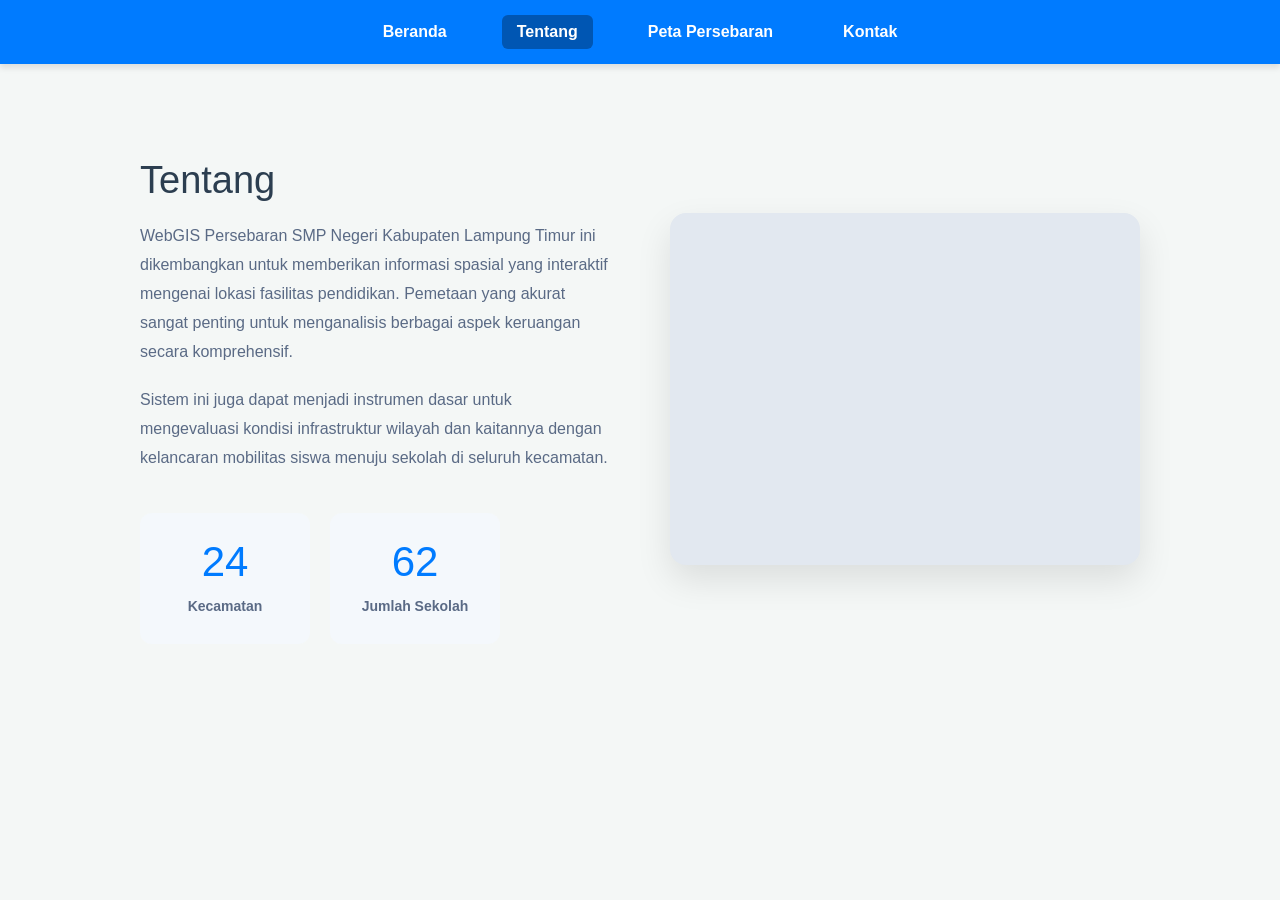
<file: about.html>
<!DOCTYPE html>
<html lang="id">
<head>
    <meta charset="UTF-8">
    <title>About - WebGIS SMP</title>
    <link rel="stylesheet" href="style.css">
</head>
<body>

    <div class="navbar">
        <a href="index.html">Beranda</a>
        <a href="about.html" class="active">Tentang</a>
        <a href="map.html">Peta Persebaran</a>
        <a href="contact.html">Kontak</a>
    </div>

    <div class="about-container">
        
        <div class="about-left">
            <h1>Tentang</h1>
            
            <p>WebGIS Persebaran SMP Negeri Kabupaten Lampung Timur ini dikembangkan untuk memberikan informasi spasial yang interaktif mengenai lokasi fasilitas pendidikan. Pemetaan yang akurat sangat penting untuk menganalisis berbagai aspek keruangan secara komprehensif.</p>
            
            <p>Sistem ini juga dapat menjadi instrumen dasar untuk mengevaluasi kondisi infrastruktur wilayah dan kaitannya dengan kelancaran mobilitas siswa menuju sekolah di seluruh kecamatan.</p>
            
            <div class="stats-row">
                <div class="stat-box">
                    <h2>24</h2>
                    <p>Kecamatan</p>
                </div>
                <div class="stat-box">
                    <h2>62</h2>
                    <p>Jumlah Sekolah</p>
                </div>
            </div>
        </div>

        <div class="about-right">
            <div class="css-slider">
                <img src="sekolah1.jpg" alt="SMPN 1 Way Jepara">
                <img src="sekolah2.jpg" alt="SMPN 1 Sekampung Udik">
                <img src="sekolah3.jpg" alt="SMPN 2 Marga Tiga">
                <img src="sekolah4.jpg" alt="SMPN 1 Batanghari">
                <img src="sekolah5.jpg" alt="Kegiatan Pembelajaran">
            </div>
        </div>
        </div>

    </div>

</body>
</html>
</file>
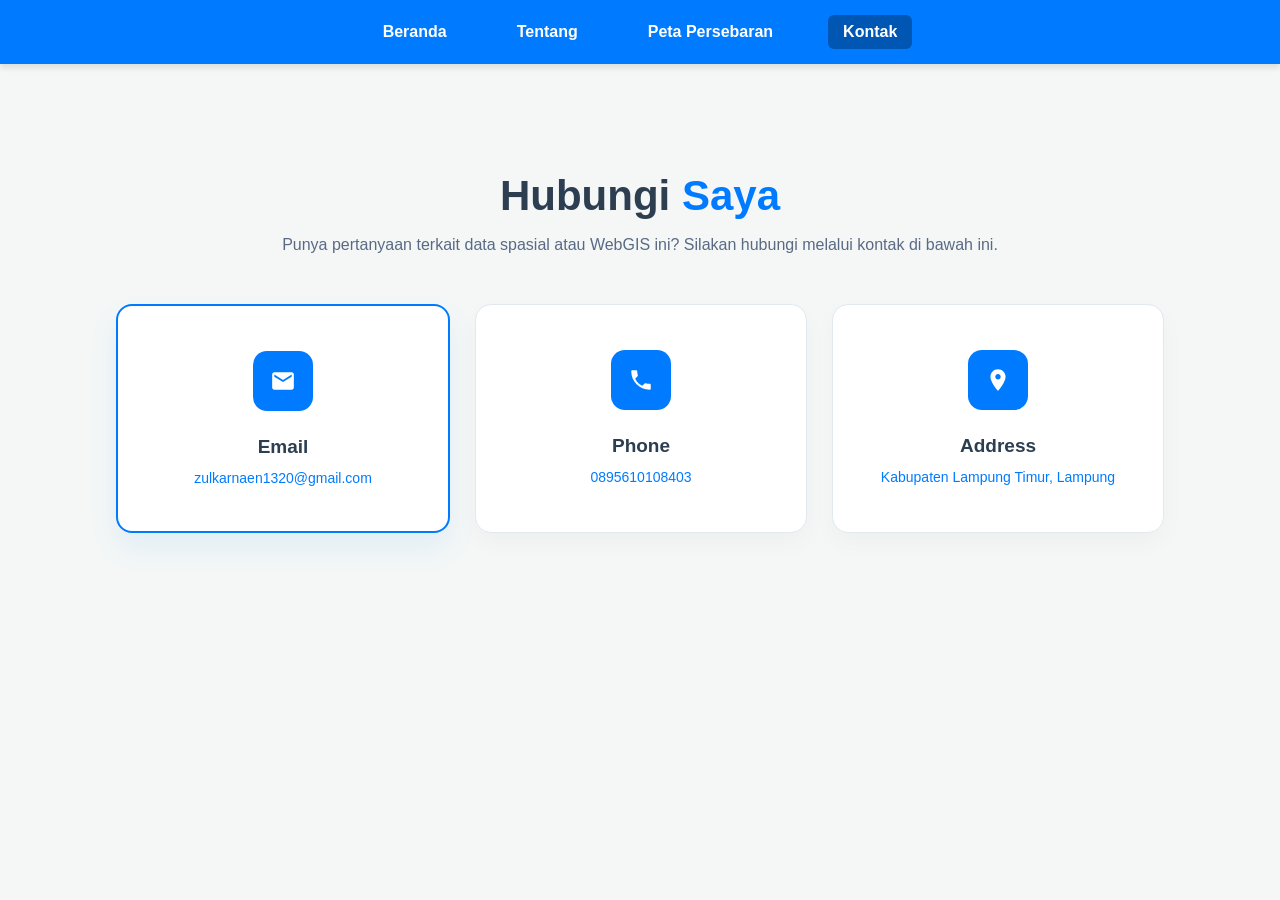
<file: contact.html>
<!DOCTYPE html>
<html lang="id">
<head>
    <meta charset="UTF-8">
    <title>Contact - WebGIS SMP</title>
    <link rel="stylesheet" href="style.css">
</head>
<body>

    <div class="navbar">
        <a href="index.html">Beranda</a>
        <a href="about.html">Tentang</a>
        <a href="map.html">Peta Persebaran</a>
        <a href="contact.html" class="active">Kontak</a>
    </div>

    <div class="contact-wrapper">
        
        <div class="contact-header">
            <h1>Hubungi <span style="color: #007bff;">Saya</span></h1>
            <p>Punya pertanyaan terkait data spasial atau WebGIS ini? Silakan hubungi melalui kontak di bawah ini.</p>
        </div>

        <div class="contact-grid">
            
            <div class="contact-card active-blue">
                <div class="blue-icon-box">
                    <svg viewBox="0 0 24 24"><path d="M20 4H4c-1.1 0-1.99.9-1.99 2L2 18c0 1.1.9 2 2 2h16c1.1 0 2-.9 2-2V6c0-1.1-.9-2-2-2zm0 4l-8 5-8-5V6l8 5 8-5v2z"/></svg>
                </div>
                <h3>Email</h3>
                <p class="contact-detail">zulkarnaen1320@gmail.com</p>
            </div>

            <div class="contact-grid-box">
                <div class="blue-icon-box">
                    <svg viewBox="0 0 24 24"><path d="M6.62 10.79c1.44 2.83 3.76 5.14 6.59 6.59l2.2-2.2c.27-.27.67-.36 1.02-.24 1.12.37 2.33.57 3.57.57.55 0 1 .45 1 1V20c0 .55-.45 1-1 1-9.39 0-17-7.61-17-17 0-.55.45-1 1-1h3.5c.55 0 1 .45 1 1 0 1.25.2 2.45.57 3.57.11.35.03.74-.25 1.02l-2.2 2.2z"/></svg>
                </div>
                <h3>Phone</h3>
                <p class="contact-detail">0895610108403</p>
            </div>

            <div class="contact-grid-box">
                <div class="blue-icon-box">
                    <svg viewBox="0 0 24 24"><path d="M12 2C8.13 2 5 5.13 5 9c0 5.25 7 13 7 13s7-7.75 7-13c0-3.87-3.13-7-7-7zm0 9.5c-1.38 0-2.5-1.12-2.5-2.5s1.12-2.5 2.5-2.5 2.5 1.12 2.5 2.5-1.12 2.5-2.5 2.5z"/></svg>
                </div>
                <h3>Address</h3>
                <p class="contact-detail">Kabupaten Lampung Timur, Lampung</p>
            </div>

        </div>

    </div>

</body>
</html>
</file>
<file: style.css>
/* PENGATURAN UMUM - TEMA TERANG (LIGHT MODE) */
body {
    font-family: 'Segoe UI', Roboto, Helvetica, Arial, sans-serif;
    background-color: #f4f7f6;
    color: #2c3e50;
    margin: 0;
    padding: 0; /* Padding dihapus agar menu bisa menempel di atas */
    display: flex;
    flex-direction: column;
    align-items: center;
}

/* MENU NAVIGASI (NAVBAR) */
.navbar {
    width: 100%;
    background-color: #007bff;
    box-shadow: 0 4px 6px rgba(0,0,0,0.1);
    display: flex;
    justify-content: center;
    padding: 15px 0;
    margin-bottom: 30px;
}

.navbar a {
    color: white;
    text-decoration: none;
    font-size: 16px;
    font-weight: 600;
    margin: 0 20px;
    padding: 8px 15px;
    border-radius: 6px;
    transition: background-color 0.3s;
}

.navbar a:hover, .navbar a.active {
    background-color: #0056b3; /* Warna berubah saat kursor di atas menu */
}

/* KOTAK KONTEN (Untuk Halaman Home, About, Contact) */
.content-box {
    background: white;
    padding: 30px 40px;
    border-radius: 12px;
    box-shadow: 0 6px 15px rgba(0,0,0,0.05);
    width: 600px;
    text-align: center;
    line-height: 1.6;
}

/* KOTAK PROFIL DI HALAMAN ABOUT */
.profile-container {
    display: flex;
    align-items: center;
    justify-content: center;
    background: #f8f9fa;
    padding: 20px;
    border-radius: 12px;
    margin-top: 20px;
    border: 1px solid #e2e8f0;
}

.profile-img {
    width: 100px;
    height: 100px;
    border-radius: 50%;
    object-fit: cover;
    border: 3px solid #007bff;
}

.profile-text {
    margin-left: 20px;
    text-align: left;
}

.profile-text h3 {
    margin: 0 0 5px 0;
    color: #007bff;
}

.profile-text p {
    margin: 3px 0;
    font-size: 14px;
}

/* PETA DI HALAMAN MAP */
h2 {
    margin-top: 0;
    color: #2c3e50;
}

#map {
    width: 90%;
    height: 550px;
    border-radius: 16px;
    border: 1px solid #e2e8f0;
    box-shadow: 0 10px 20px rgba(0,0,0,0.08);
    margin-bottom: 40px;
}

/* LIST KONTAK */
.contact-list {
    list-style: none;
    padding: 0;
    text-align: left;
    display: inline-block;
}

.contact-list li {
    font-size: 16px;
    margin: 15px 0;
    border-bottom: 1px solid #eee;
    padding-bottom: 10px;
}

/* =========================================
   TAMPILAN KHUSUS HALAMAN HOME (HERO SECTION)
   ========================================= */

/* Mengatur agar halaman home memenuhi layar tanpa batas margin */
body.home-page {
    display: block; 
    height: 100vh;
    overflow: hidden; /* Mencegah layar bisa di-scroll ke bawah di halaman home */
}

/* Membuat Navbar melayang transparan khusus di halaman home */
body.home-page .navbar {
    position: absolute;
    top: 0;
    left: 0;
    z-index: 10;
    background-color: transparent; 
    box-shadow: none;
    margin-bottom: 0;
}

/* Warna efek saat menu dilewati kursor khusus di halaman home */
body.home-page .navbar a:hover, 
body.home-page .navbar a.active {
    background-color: rgba(255, 255, 255, 0.2); 
}

/* Pengaturan Gambar Latar Belakang Penuh */
.hero-section {
    position: relative;
    height: 100vh; 
    width: 100%;
    
    /* UBAH NAMA GAMBAR DI BAWAH INI NANTI SESUAI NAMA FOTO ANDA */
    background-image: url('gambar-background.png'); 
    
    background-size: cover;
    background-position: center;
    display: flex;
    align-items: center;
    justify-content: center;
    text-align: center;
}

/* Lapisan Gelap (Dimmer) di atas gambar */
.hero-overlay {
    position: absolute;
    top: 0;
    left: 0;
    width: 100%;
    height: 100%;
    background-color: rgba(0, 0, 0, 0.6); /* Angka 0.6 adalah tingkat kegelapan */
    z-index: 1;
}

/* Posisi dan Ukuran Teks Utama */
.hero-content {
    position: relative;
    z-index: 2; /* Memastikan teks berada di atas lapisan gelap */
    color: #ffffff;
    max-width: 900px; /* Batas lebar tulisan agar tidak terlalu memanjang */
    padding: 0 20px;
}

.hero-content h1 {
    font-size: 52px;
    margin-bottom: 20px;
    font-weight: 700;
    line-height: 1.2;
    text-shadow: 2px 2px 4px rgba(0,0,0,0.5); /* Bayangan teks agar lebih tajam */
}

.hero-content p {
    font-size: 18px;
    line-height: 1.8;
    color: #e2e8f0;
}

/* =========================================
   TAMPILAN KHUSUS HALAMAN ABOUT (DUA KOLOM)
   ========================================= */

.about-container {
    display: flex;
    align-items: center;
    justify-content: space-between;
    max-width: 1000px; /* Lebar maksimal halaman */
    margin: 40px auto;
    padding: 0 20px;
    gap: 60px; /* Jarak antara kolom teks dan gambar */
}

/* Pengaturan Kolom Kiri (Teks) */
.about-left {
    flex: 1; /* Mengambil proporsi 50% ruang */
    text-align: left;
}

.about-left h1 {
    font-size: 38px;
    color: #2c3e50;
    margin-bottom: 20px;
    font-weight: 300; /* Font dibuat agak tipis agar elegan */
}

.about-left p {
    font-size: 16px;
    color: #5a6a85;
    line-height: 1.8;
    margin-bottom: 20px;
}

/* Pengaturan Kotak Angka (Statistik) */
.stats-row {
    display: flex;
    gap: 20px; /* Jarak antar kotak */
    margin-top: 40px;
}

.stat-box {
    background-color: #f4f8fc; /* Warna biru sangat muda/pudar */
    padding: 25px 30px;
    border-radius: 12px;
    text-align: center;
    min-width: 110px;
}

.stat-box h2 {
    font-size: 42px;
    color: #007bff; /* Biru cerah */
    margin: 0 0 8px 0;
    font-weight: 400;
}

.stat-box p {
    margin: 0;
    font-size: 14px;
    color: #5a6a85;
    font-weight: 600;
}

/* Pengaturan Kolom Kanan (Gambar Utama) */
.about-right {
    flex: 1; /* Mengambil proporsi 50% ruang */
}

/* Kotak Penampung Slideshow */
.css-slider {
    position: relative;
    width: 100%;
    aspect-ratio: 4 / 3; /* Membuat proporsi foto pas, tidak terlalu kotak/panjang */
    border-radius: 16px;
    box-shadow: 0 15px 35px rgba(0,0,0,0.1);
    overflow: hidden;
    background-color: #e2e8f0; /* Warna dasar selagi memuat gambar */
}

/* Pengaturan Semua Gambar di dalam Slider */
.css-slider img {
    position: absolute;
    top: 0;
    left: 0;
    width: 100%;
    height: 100%;
    object-fit: cover;
    opacity: 0; /* Semua gambar dibuat transparan (hilang) di awal */
    
    /* Memanggil animasi bernama 'fadeSlide' berdurasi total 25 detik secara terus-menerus */
    animation: fadeSlide 25s infinite; 
}

/* Mengatur Jadwal Muncul Masing-Masing Gambar (Jeda 5 Detik per Gambar) */
.css-slider img:nth-child(1) { animation-delay: 0s; }
.css-slider img:nth-child(2) { animation-delay: 5s; }
.css-slider img:nth-child(3) { animation-delay: 10s; }
.css-slider img:nth-child(4) { animation-delay: 15s; }
.css-slider img:nth-child(5) { animation-delay: 20s; }

/* Kunci Animasi CSS (Keyframes) */
@keyframes fadeSlide {
    0%   { opacity: 0; }
    5%   { opacity: 1; } /* Muncul penuh */
    20%  { opacity: 1; } /* Bertahan selama 5 detik */
    25%  { opacity: 0; } /* Mulai memudar dan hilang */
    100% { opacity: 0; } /* Tetap hilang sampai gilirannya tiba lagi */
}

/* =========================================
   TAMPILAN 3 KOTAK SEJAJAR (TEMA BIRU PUTIH)
   ========================================= */

/* Area Utama */
.contact-wrapper {
    max-width: 1100px;
    margin: 50px auto;
    padding: 0 20px;
    text-align: center;
}

/* Header Judul */
.contact-header h1 {
    font-size: 42px;
    color: #2c3e50;
    margin-bottom: 12px;
    font-weight: 700;
}

.contact-header p {
    font-size: 16px;
    color: #5a6a85;
    margin-bottom: 50px;
}

/* Layout Grid 3 Kolom Sejajar */
.contact-grid {
    display: flex;
    justify-content: space-between;
    gap: 25px;
    flex-wrap: wrap;
}

/* Desain Kotak Standar (Kotak 2 & 3) */
.contact-grid-box {
    background-color: #ffffff;
    flex: 1;
    min-width: 280px;
    padding: 45px 25px;
    border-radius: 16px;
    border: 1px solid #e2e8f0; /* Border abu-abu tipis halus */
    text-align: center;
    transition: all 0.3s ease;
    box-shadow: 0 10px 25px rgba(0,0,0,0.03);
}

/* Desain Kotak Pertama (Active Border Biru cerah seperti contoh gambar) */
.contact-card.active-blue {
    background-color: #ffffff;
    flex: 1;
    min-width: 280px;
    padding: 45px 25px;
    border-radius: 16px;
    border: 2px solid #007bff; /* Border biru tebal menyala */
    text-align: center;
    transition: all 0.3s ease;
    box-shadow: 0 15px 30px rgba(0, 123, 255, 0.08);
}

/* Efek interaktif saat kursor melewati kotak */
.contact-grid-box:hover, .contact-card.active-blue:hover {
    transform: translateY(-5px);
    box-shadow: 0 15px 30px rgba(0, 123, 255, 0.12);
}

/* Wadah Ikon Bulat Kotak Tumpul berwarna Biru */
.blue-icon-box {
    background-color: #007bff; /* Warna biru utama web */
    width: 60px;
    height: 60px;
    border-radius: 14px; /* Sudut membulat tumpul sesuai gambar */
    display: inline-flex;
    align-items: center;
    justify-content: center;
    margin-bottom: 25px;
}

/* Ikon SVG Putih Bersih di dalam kotak biru */
.blue-icon-box svg {
    width: 26px;
    height: 26px;
    fill: #ffffff; 
}

/* Judul Teks Kontak */
.contact-grid-box h3, .contact-card.active-blue h3 {
    font-size: 19px;
    color: #2c3e50;
    margin: 0 0 12px 0;
    font-weight: 600;
}

/* Detail Tulisan Alamat/Email di Bawah Judul */
.contact-detail {
    color: #007bff; /* Warna tulisan mengikuti aksen biru */
    font-size: 14px;
    margin: 0;
    font-weight: 500;
    word-break: break-all;
}

/* =========================================
   LAYOUT UTAMA WEBGIS (MAP & SIDEBAR INTERAKTIF)
   ========================================= */

/* Wadah Utama Pembagi Layar */
.webgis-container {
    display: flex;
    width: 100%;
    height: calc(100vh - 60px); /* Memenuhi layar dikurangi tinggi navbar */
    position: relative;
    overflow: hidden;
    background-color: #f8fafc;
}

/* SIDEBAR KIRI (Tempat Penjelasan Info) */
.sidebar-left {
    width: 380px; /* Lebar panel info */
    height: 100%;
    background-color: #ffffff;
    border-right: 1px solid #e2e8f0;
    box-shadow: 4px 0 15px rgba(0, 0, 0, 0.05);
    overflow-y: auto; /* Memunculkan scrollbar jika teks info sangat panjang */
    padding: 25px;
    box-sizing: border-box;
    z-index: 999;
}

/* AREA PETA KANAN */
#map {
    flex: 1; /* Peta otomatis mengambil sisa ruang sebelah kanan secara penuh */
    height: 100%;
}

/* Desain Box Instruksi Awal */
.instruction-box {
    text-align: center;
    padding: 40px 10px;
    color: #64748b;
}
.instruction-box h3 {
    color: #1e293b;
    margin-bottom: 10px;
}

/* Komponen Detail Sekolah (Foto di Atas, Keterangan di Bawah) */
.details-box {
    animation: fadeIn 0.4s ease;
}

/* Pembungkus Foto Sekolah */
.school-photo-wrapper {
    width: 100%;
    aspect-ratio: 16 / 10;
    border-radius: 12px;
    overflow: hidden;
    margin-bottom: 20px;
    background-color: #e2e8f0;
    box-shadow: 0 4px 10px rgba(0,0,0,0.08);
}

.school-photo-wrapper img {
    width: 100%;
    height: 100%;
    object-fit: cover;
}

/* Pengaturan Teks Keterangan di Bawah Foto */
.school-info-text h2 {
    font-size: 22px;
    color: #007bff; /* Judul nama sekolah berwarna biru utama */
    margin: 0 0 10px 0;
    font-weight: 700;
}

.school-info-text hr {
    border: none;
    border-top: 1px solid #e2e8f0;
    margin-bottom: 15px;
}

.school-info-text p {
    font-size: 14px;
    line-height: 1.6;
    color: #334155;
    margin: 0 0 12px 0;
}

.school-info-text strong {
    color: #1e293b;
    display: block; /* Membuat label field berada di atas nilainya agar rapi */
    margin-bottom: 2px;
}

/* Animasi Muncul Halus saat Titik Diklik */
@keyframes fadeIn {
    from { opacity: 0; transform: translateY(10px); }
    to { opacity: 1; transform: translateY(0); }
}
</file>
